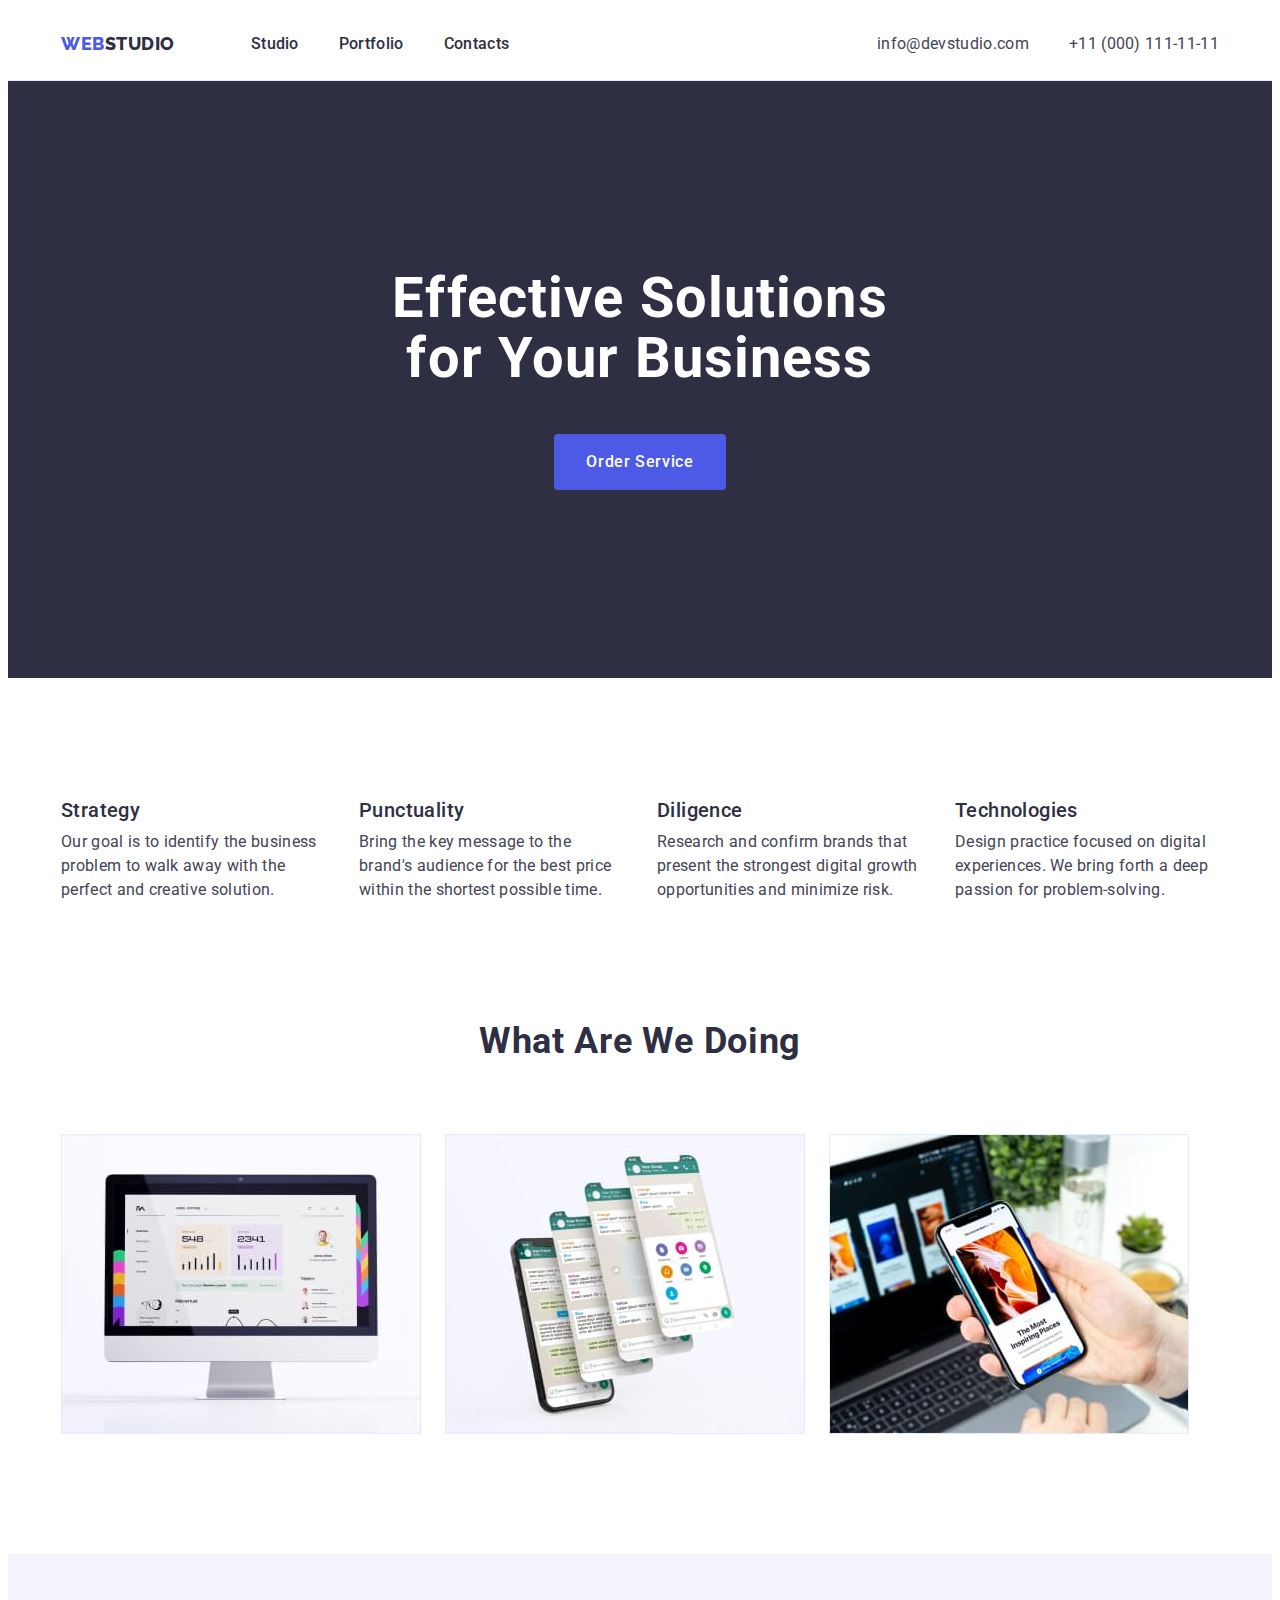
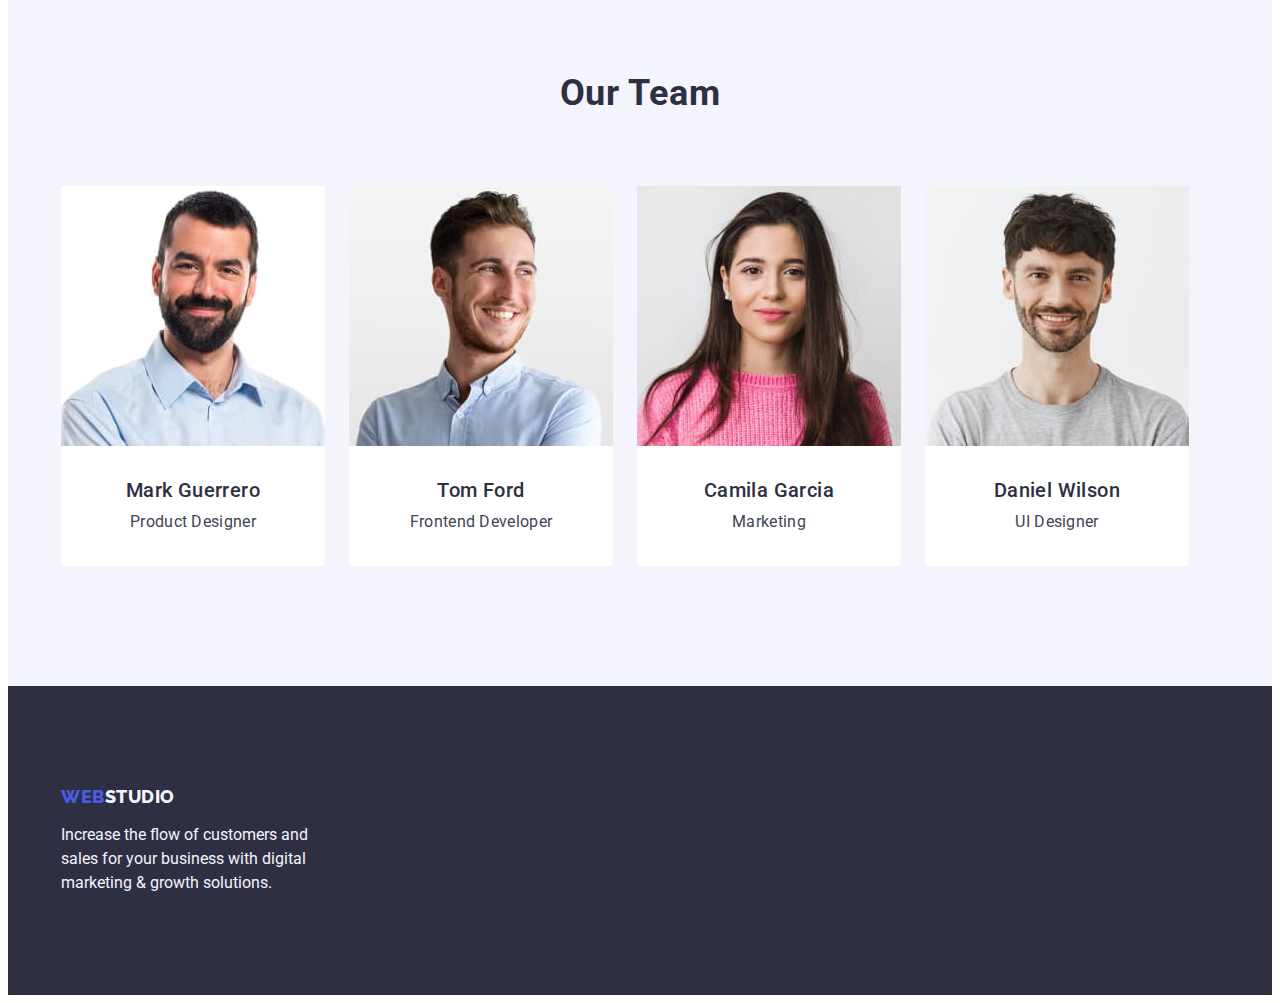
<file: index.html>
<!DOCTYPE html>
<html lang="en">

<head>
    <meta charset="UTF-8">
    <meta http-equiv="X-UA-Compatible" content="IE=edge">
    <meta name="viewport" content="width=device-width, initial-scale=1.0">
    <title>WebStudio</title>
    <link rel="preconnect" href="https://fonts.googleapis.com">
    <link rel="preconnect" href="https://fonts.gstatic.com" crossorigin>
    <link
        href="https://fonts.googleapis.com/css2?family=Raleway:wght@800&family=Roboto:wght@400;500;700;900&display=swap"
        rel="stylesheet">
    <link rel="stylesheet" href="https://cdnjs.cloudflare.com/ajax/libs/modern-normalize/1.1.0/modern-normalize.min.css"
        integrity="sha512-wpPYUAdjBVSE4KJnH1VR1HeZfpl1ub8YT/NKx4PuQ5NmX2tKuGu6U/JRp5y+Y8XG2tV+wKQpNHVUX03MfMFn9Q=="
        crossorigin="anonymous" referrerpolicy="no-referrer" />
    <link rel="stylesheet" href="./css/style.css">
</head>

<body>
    <header class="header">
        <div class="container main-nav">
            <nav class="nav">
                <a class="link link-logo" href="./index.html">Web<span class="link-span">Studio</span></a>
                <ul class="list list-nav">
                    <li class="nav-list-item"><a class="link link-nav" href="./index.html">Studio</a></li>
                    <li class="nav-list-item"><a class="link link-nav" href="./portfolio.html">Portfolio</a></li>
                    <li class="nav-list-item"><a class="link link-nav" href="">Contacts</a></li>
                </ul>
            </nav>
            <address class="contacts">
                <ul class="list contacts-list">
                    <li class="contacts-list-item"><a class="link contacts-link"
                            href="mailto:info@devstudio.com">info@devstudio.com</a></li>
                    <li class="contacts-list-item"><a class="link contacts-link" href="tel:+110001111111">+11 (000)
                            111-11-11</a></li>
                </ul>
            </address>
        </div>
    </header>
    <main>
        <!-- first section -->
        <section class="hero">
            <div class="container">
                <h1 class="hero-title">Effective Solutions for Your Business</h1>
                <button class="hero-btn" type="button">
                    Order Service
                </button>
            </div>
        </section>

        <!-- second section -->
        <section class="features">
            <div class="container">
                <h2 class="visually-hidden">Our features</h2>
                <ul class="list features-list">
                    <li class="features-list-item">
                        <h3 class="features-list-title"> Strategy</h3>
                        <p class="features-list-desc">Our goal is to identify the business
                            problem to walk away with the perfect and creative solution.</p>
                    </li>
                    <li class="features-list-item">
                        <h3 class="features-list-title">Punctuality</h3>
                        <p class="features-list-desc">Bring the key message to the brand's audience for the best price
                            within the shortest possible
                            time.</p>
                    </li>
                    <li class="features-list-item">
                        <h3 class="features-list-title">Diligence</h3>
                        <p class="features-list-desc">Research and confirm brands that present the strongest digital
                            growth
                            opportunities and minimize
                            risk.</p>
                    </li>
                    <li class="features-list-item">
                        <h3 class="features-list-title">Technologies</h3>
                        <p class="features-list-desc">Design practice focused on digital experiences. We bring forth a
                            deep
                            passion for
                            problem-solving.</p>
                    </li>
                </ul>
            </div>
        </section>

        <!-- 3-th section -->
        <section class="doing">
            <div class="container">
                <h2 class="doing-title">What are we doing</h2>
                <ul class="list doing-list">
                    <li class="doing-list-item">
                        <img class="img doing-img" src="./images/doing/desktop.jpg" alt="Desktop version" width="360">
                    </li>
                    <li class="doing-list-item">
                        <img class="img doing-img" src="./images/doing/mobile.jpg" alt="Mobile version" width="360">
                    </li>
                    <li class="doing-list-item">
                        <img class="img doing-img" src="./images/doing/img.jpg" alt="Using method" width="360">
                    </li>
                </ul>
            </div>
        </section>

        <!-- 4-th section -->
        <section class="team">
            <div class="container">
                <h2 class="team-title">Our Team</h2>
                <ul class="list team-list">
                    <li class="team-list-item">
                        <img class="img team-img" src="./images/team/mark.jpg" width="264" alt="Mark Guerrero">
                        <div class="team-card-text">
                            <h3 class="team-subtitle">Mark Guerrero</h3>
                            <p class="team-desc">Product Designer</p>
                        </div>
                    </li>
                    <li class="team-list-item">
                        <img class="img team-img" src="./images/team/tom.jpg" width="264" alt="Tom Ford">
                        <div class="team-card-text">
                            <h3 class="team-subtitle">Tom Ford</h3>
                            <p class="team-desc">Frontend Developer</p>
                        </div>
                    </li>
                    <li class="team-list-item">
                        <img class="img team-img" src="./images/team/camila.jpg" width="264" alt="Camila Garcia">
                        <div class="team-card-text">
                            <h3 class="team-subtitle">Camila Garcia</h3>
                            <p class="team-desc">Marketing</p>
                        </div>
                    </li>
                    <li class="team-list-item">
                        <img class="img team-img" src="./images/team/danile.jpg" width="264" alt="Daniel Wilson">
                        <div class="team-card-text">
                            <h3 class="team-subtitle">Daniel Wilson</h3>
                            <p class="team-desc">UI Designer</p>
                        </div>
                    </li>
                </ul>
            </div>
        </section>

    </main>
    <footer class="footer">
        <div class="container">
            <a class="link footer-link" href="./index.html">Web<span class="footer-link-text">Studio</span></a>
            <p class="footer-desc">Increase the flow of customers and sales for your business with digital marketing &
                growth solutions.</p>
        </div>
    </footer>
</body>

</html>
</file>
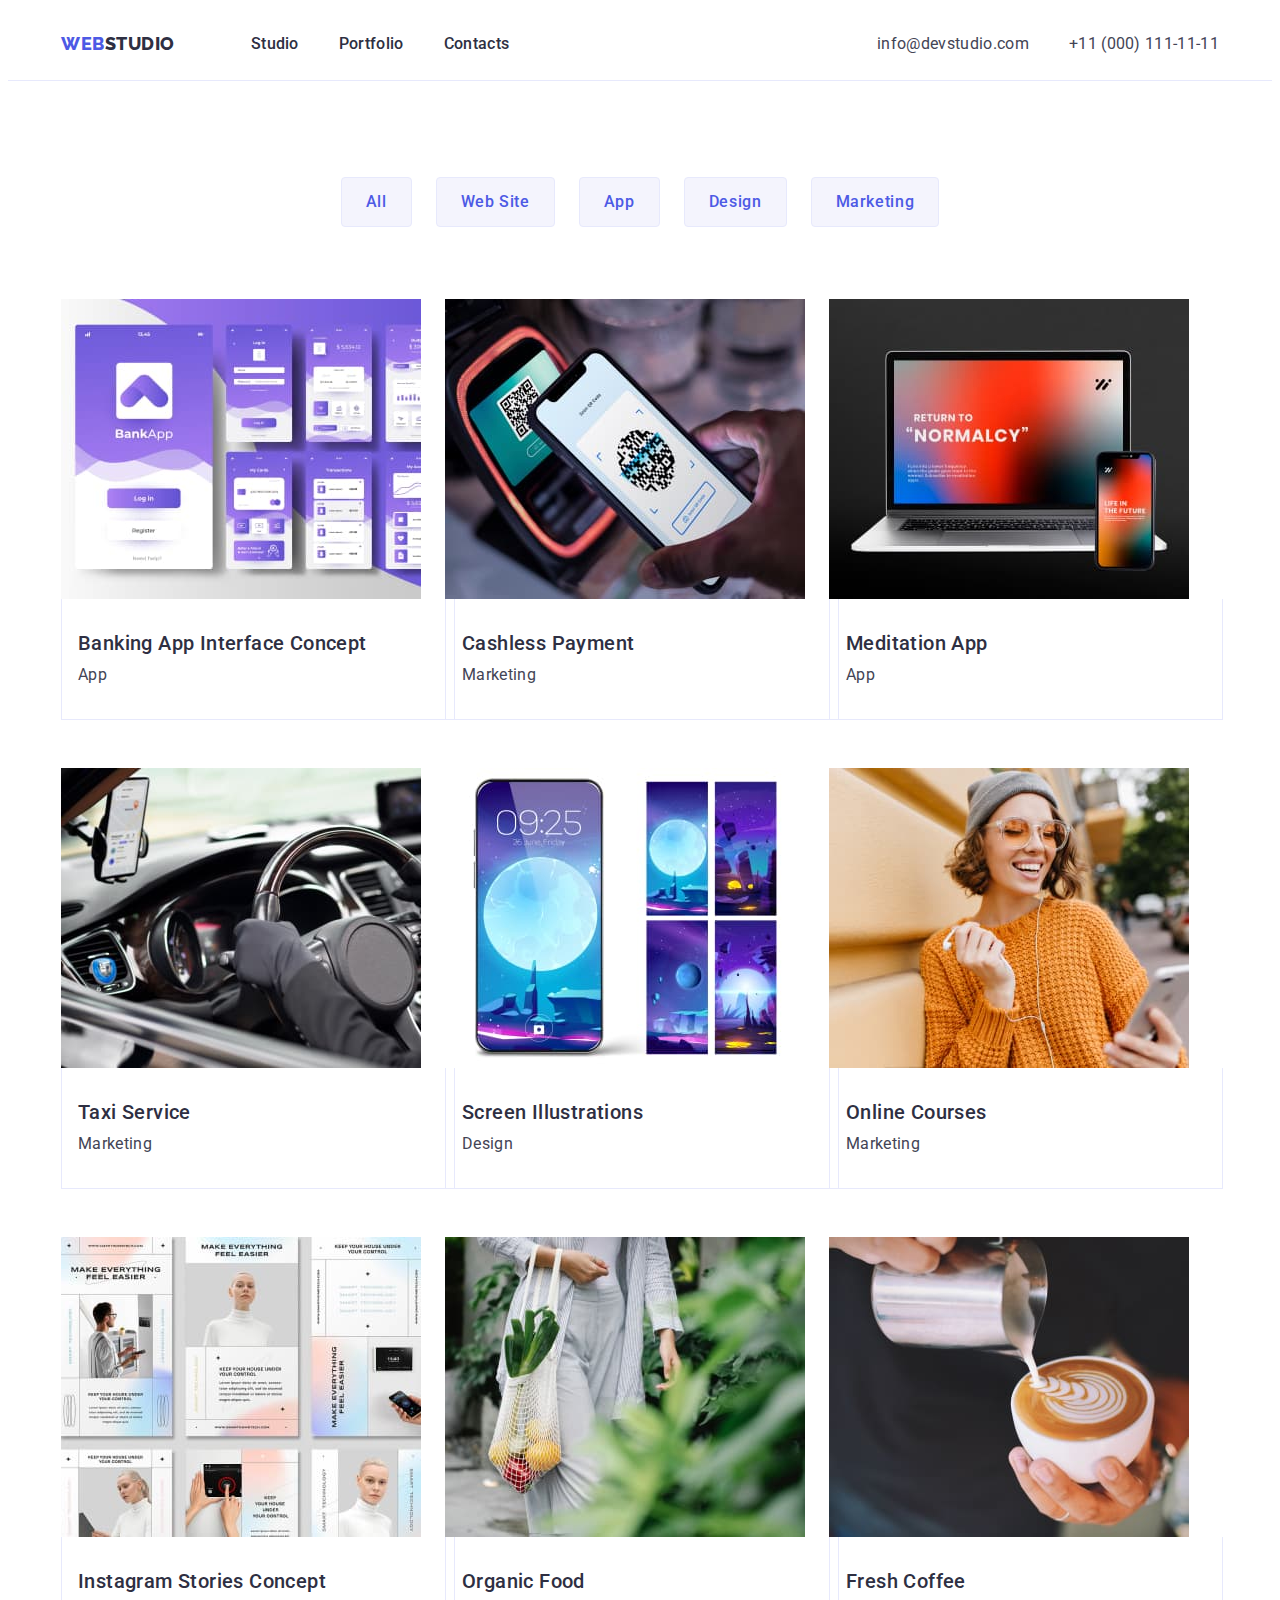
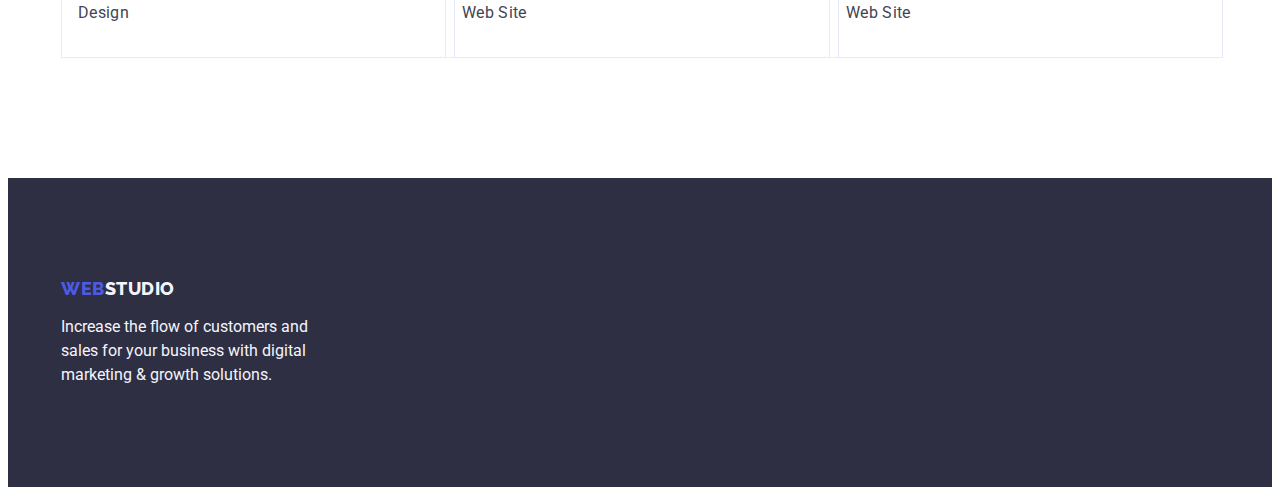
<file: portfolio.html>
<!DOCTYPE html>
<html lang="en">

<head>
    <meta charset="UTF-8">
    <meta http-equiv="X-UA-Compatible" content="IE=edge">
    <meta name="viewport" content="width=device-width, initial-scale=1.0">
    <link rel="preconnect" href="https://fonts.googleapis.com">
    <link rel="preconnect" href="https://fonts.gstatic.com" crossorigin>
    <link
        href="https://fonts.googleapis.com/css2?family=Raleway:wght@800&family=Roboto:wght@400;500;700;900&display=swap"
        rel="stylesheet">
    <link rel="stylesheet" href="https://cdnjs.cloudflare.com/ajax/libs/modern-normalize/1.1.0/modern-normalize.min.css"
        integrity="sha512-wpPYUAdjBVSE4KJnH1VR1HeZfpl1ub8YT/NKx4PuQ5NmX2tKuGu6U/JRp5y+Y8XG2tV+wKQpNHVUX03MfMFn9Q=="
        crossorigin="anonymous" referrerpolicy="no-referrer" />
    <link rel="stylesheet" href="./css/style.css">
    <title>Portfolio</title>
</head>

<body>
    <header class="header">
        <div class="container main-nav">
            <nav class="nav">
                <a class="link link-logo" href="./index.html">Web<span class="link-span">Studio</span></a>
                <ul class="list list-nav">
                    <li class="nav-list-item"><a class="link link-nav" href="./index.html">Studio</a></li>
                    <li class="nav-list-item"><a class="link link-nav" href="./portfolio.html">Portfolio</a></li>
                    <li class="nav-list-item"><a class="link link-nav" href="">Contacts</a></li>
                </ul>
            </nav>
            <address class="contacts">
                <ul class="list contacts-list">
                    <li class="contacts-list-item"><a class="link contacts-link"
                            href="mailto:info@devstudio.com">info@devstudio.com</a></li>
                    <li class="contacts-list-item"><a class="link contacts-link" href="tel:+110001111111">+11 (000)
                            111-11-11</a></li>
                </ul>
            </address>
        </div>
    </header>
    <main>
        <section class="portofolio">
            <div class="container">
                <h1 class="visually-hidden">Portfolio</h1>
                <ul class="list list-filter">
                    <li class="list-filter-item"> <button class="filter-btn" type="button">All</button></li>
                    <li class="list-filter-item"> <button class="filter-btn" type="button">Web Site</button></li>
                    <li class="list-filter-item"> <button class="filter-btn" type="button">App</button></li>
                    <li class="list-filter-item"> <button class="filter-btn" type="button">Design</button></li>
                    <li class="list-filter-item"> <button class="filter-btn" type="button">Marketing</button></li>
                </ul>

                <ul class="list cards">
                    <li class="card">
                        <a href="" class="link">
                            <img class="img card-img" src="./images/possibility/bankapp.jpg"
                                alt="Banking App Interface Concept" width="360">
                            <div class="card-text">
                                <h2 class="card-title">Banking App Interface Concept</h2>
                                <p class="card-desc">App</p>
                            </div>
                        </a>
                    </li>
                    <li class="card">
                        <a href="" class="link">
                            <img class="img card-img" src="./images/possibility/cashlesspay.jpg" alt="Cashless Payment"
                                width="360">
                            <div class="card-text">
                                <h2 class="card-title">Cashless Payment</h2>
                                <p class="card-desc">Marketing</p>
                            </div>
                        </a>
                    </li>
                    <li class="card">
                        <a href="" class="link">
                            <img class="img card-img" src="./images/possibility/meditationapp.jpg" alt="Meditation App"
                                width="360">
                            <div class="card-text">
                                <h2 class="card-title">Meditation App</h2>
                                <p class="card-desc">App</p>
                            </div>
                        </a>
                    </li>
                    <li class="card">
                        <a href="" class="link">
                            <img class="img card-img" src="./images/possibility/taxiservice.jpg" alt="Taxi Service"
                                width="360">
                            <div class="card-text">
                                <h2 class="card-title">Taxi Service</h2>
                                <p class="card-desc">Marketing</p>
                            </div>
                        </a>
                    </li>
                    <li class="card">
                        <a href="" class="link">
                            <img class="img card-img" src="./images/possibility/screenill.jpg"
                                alt="Screen Illustrations" width="360">
                            <div class="card-text">
                                <h2 class="card-title">Screen Illustrations</h2>
                                <p class="card-desc">Design</p>
                            </div>
                        </a>
                    </li>
                    <li class="card">
                        <a href="" class="link">
                            <img class="img card-img" src="./images/possibility/onlinecourses.jpg" alt="Online Courses"
                                width="360">
                            <div class="card-text">
                                <h2 class="card-title">Online Courses</h2>
                                <p class="card-desc">Marketing</p>
                            </div>
                        </a>
                    </li>
                    <li class="card">
                        <a href="" class="link">
                            <img class="img card-img" src="./images/possibility/instastories.jpg"
                                alt="Instagram Stories Concept" width="360">
                            <div class="card-text">
                                <h2 class="card-title">Instagram Stories Concept</h2>
                                <p class="card-desc">Design</p>
                            </div>
                        </a>
                    </li>
                    <li class="card">
                        <a href="" class="link">
                            <img class="img card-img" src="./images/possibility/organicfood.jpg" alt="Organic Food"
                                width="360">
                            <div class="card-text">
                                <h2 class="card-title">Organic Food</h2>
                                <p class="card-desc">Web Site</p>
                            </div>
                        </a>
                    </li>
                    <li class="card">
                        <a href="" class="link">
                            <img class="img card-img" src="./images/possibility/freshcoffee.jpg" alt="Fresh Coffee"
                                width="360">
                            <div class="card-text">
                                <h2 class="card-title">Fresh Coffee</h2>
                                <p class="card-desc">Web Site</p>
                            </div>
                        </a>
                    </li>
                </ul>
            </div>

        </section>
    </main>
    <footer class="footer">
        <div class="container">
            <a class="link footer-link" href="./index.html">Web<span class="footer-link-text">Studio</span></a>
            <p class="footer-desc">Increase the flow of customers and sales for your business with digital marketing &
                growth solutions.</p>
        </div>
    </footer>
</body>

</html>
</file>
<file: css/style.css>
body {
  font-family: "Roboto", sans-serif;
  font-style: normal;
  color: var(--primary-text-color);
  background-color: var(--primary-bg-color);
}

:root {
  --primary-text-color: #434455;
  --primary-bg-color: #ffffff;
  --secondary-text-color: #434455;
  --secondary-bg-color: #2e2f42;
  --title-text-color: #ffffff;
  --subtitle-text-color: #2e2f42;
  --section-bg-color: #f4f4fd;
  --footer-text-color: #f4f4fd;
  --link-text-color: #4d5ae5;
  --btn-bg-color: #4d5ae5;
  --btn-text-color: #ffffff;
  --link-span-color: #2e2f42;
  --active-hover-color: #404bbf;
  --header-bottom-border-color: #E7E9FC;
  --btn-filter-color: #E7E9FC;
  --card-border-color: #E7E9FC
}

.link {
  text-decoration: none;
}

.list {
  list-style: none;
  padding-left: 0;
  margin-top: 0;
  margin-bottom: 0;
}

.container {
  width: 1158px;
  margin: 0 auto;
  padding-right: 15px;
  padding-left: 15px;
}

.img {
  display: block;
  width: 100%;
  height: auto;
}

/* header style start */

.header {
  border-bottom: 1px solid var(--header-bottom-border-color);
}

.link-logo {
  font-family: "Raleway", sans-serif;
  color: var(--link-text-color);
  font-size: 18px;
  font-weight: 800;
  line-height: 1.17;
  letter-spacing: 0.03em;
  text-transform: uppercase;
}

.link-span {
  font-family: "Raleway", sans-serif;
  color: var(--link-span-color);
  letter-spacing: 0.03em;
  text-transform: uppercase;
}

.main-nav {
  display: flex;
  align-items: center;
  justify-content: space-between;

}

.nav {
  display: flex;
  align-items: center;
}

.link-logo {
  display: block;
  padding-top: 24px;
  padding-bottom: 24px;
  margin-right: 76px;
}

.link-nav {
  display: block;
  padding-top: 24px;
  padding-bottom: 24px;

  color: var(--subtitle-text-color);
  font-size: 16px;
  font-weight: 500;
  line-height: 1.5;
  letter-spacing: 0.02em;

}

.nav-list-item:last-child {
  margin-right: 0;
}

.nav-list-item {
  margin-right: 40px;
}

.list-nav {
  display: flex;
  /* margin-left: 76px; */
}

.link-nav:hover,
.link-nav:focus {
  color: var(--active-hover-color);
}

.contacts-list {
  display: flex;

}

.contacts {
  font-style: normal;
  /* margin-left: auto; */
}

.contacts-list-item {
  margin-right: 40px;
}

.contacts-list-item:last-child {
  margin-right: 0;
}

.contacts-link {
  display: block;
  padding-top: 24px;
  padding-bottom: 24px;

  color: var(--secondary-text-color);
  font-size: 16px;
  letter-spacing: 0.02em;
  font-weight: 400;
  line-height: 1.5;
}

.contacts-link:hover,
.contacts-link:focus {
  color: var(--active-hover-color);
}

/* header style end  */


/* hero style start */

.hero {
  padding-top: 188px;
  padding-bottom: 188px;
  text-align: center;
  background-color: var(--secondary-bg-color);
}



.hero-title {
  color: var(--title-text-color);
  font-weight: 700;
  font-size: 56px;
  line-height: 1.07;
  letter-spacing: 0.02em;
  margin-top: 0;
  margin-bottom: 45px;
  margin-right: auto;
  margin-left: auto;
  max-width: 496px;
}

.hero-btn {
  display: block;
  margin: 0 auto;
  min-width: 169px;
  height: 56px;
  padding: 16px 32px;
  color: var(--btn-text-color);
  background-color: var(--btn-bg-color);
  cursor: pointer;
  font-family: "Roboto", sans-serif;
  font-size: 16px;
  font-weight: 500;
  line-height: 1.5;
  letter-spacing: 0.04em;
  border: none;
  border-radius: 4px;

}

.hero-btn:hover,
.hero-btn:focus {
  background-color: var(--active-hover-color);
}

/* hero style end */


/* feauter style start */

.visually-hidden {
  position: absolute;
  width: 1px;
  height: 1px;
  margin: -1px;
  border: 0;
  padding: 0;
  white-space: nowrap;
  clip-path: inset(100%);
  clip: rect(0 0 0 0);
  overflow: hidden;
}

.features {
  padding-top: 120px;
  padding-bottom: 120px;
}

.features-list {
  display: flex;
  align-items: center;
  justify-content: space-between;
}

.features-list-item:last-child {
  margin-right: 0;
}

.features-list-item {
  margin-right: 24px;
}

.features-list-title {
  color: var(--subtitle-text-color);
  font-weight: 500;
  font-size: 20px;
  line-height: 1.2;
  letter-spacing: 0.02em;

  margin-top: 0;
  margin-bottom: 8px;
}

.features-list-desc {
  color: var(--secondary-text-color);
  line-height: 1.5;
  font-size: 16px;
  font-weight: 400;
  letter-spacing: 0.02em;
  max-width: 264px;
  margin-top: 0;
  margin-bottom: 0;
}

/* features style end */

/* doing style start */

.doing {
  padding-bottom: 120px;

}

.doing-list {
  display: flex;

}

.doing-list-item {
  margin-right: 24px;
}

.doing-list-item:last-child {
  margin-right: 0;
}

.doing-title {
  color: var(--subtitle-text-color);
  font-weight: 700;
  font-size: 36px;
  line-height: 1.11;
  text-align: center;
  letter-spacing: 0.02em;
  text-transform: capitalize;
  margin-top: 0;
  margin-bottom: 72px;
}

/* doing style end */


/* team style start */

.team {
  background-color: var(--section-bg-color);
  padding-top: 120px;
  padding-bottom: 120px;
}

.team-list {
  display: flex;
}

.team-list-item {
  margin-right: 24px;
  background-color: var(--primary-bg-color);
  border-radius: 0px 0px 4px 4px;
}

.team-list-item:last-child {
  margin-right: 0;
}

.team-card-text {
  padding-top: 32px;
  padding-bottom: 32px;
  padding-right: 16px;
  padding-left: 16px;
  border-radius: 0px 0px 4px 4px;
}

/*.team-img {
  margin-bottom: 32px;
}*/
.team-title {
  color: var(--subtitle-text-color);
  font-weight: 700;
  font-size: 36px;
  line-height: 1.11;
  letter-spacing: 0.02em;
  text-align: center;
  text-transform: capitalize;
  margin-top: 0;
  margin-bottom: 72px;
}

.team-subtitle {
  color: var(--subtitle-text-color);
  font-weight: 500;
  font-size: 20px;
  line-height: 1.2;
  letter-spacing: 0.02em;
  text-align: center;
  margin-top: 0;
  margin-bottom: 8px;
}

.team-desc {
  color: var(--secondary-text-color);
  line-height: 1.5;
  font-size: 16px;
  font-weight: 400;
  letter-spacing: 0.02em;
  text-align: center;
  margin-top: 0;
  margin-bottom: 0;
}

/* team style end */



/* portfolio page style start */

/* filter style start */
.portofolio {
  padding-top: 96px;
  padding-bottom: 120px;
}

.list-filter {
  display: flex;
  justify-content: center;
  margin-bottom: 72px;
}

.list-filter-item:not(:last-child) {
  margin-right: 24px;
}

.filter-btn {
  display: inline-block;
  padding: 12px 24px;
  border: 1px solid var(--btn-filter-color);
  border-radius: 4px;

  font-family: "Roboto", sans-serif;
  color: var(--link-text-color);
  background-color: var(--section-bg-color);
  font-size: 16px;
  font-weight: 500;
  line-height: 1.5;
  letter-spacing: 0.04em;
  cursor: pointer;
}

.filter-btn:hover,
.filter-btn:focus {
  color: var(--title-text-color);
  background-color: var(--active-hover-color);
  border: 1px solid transparent;
}

/* filter style end */

/* possibility style start */

.cards {
  display: flex;
  flex-wrap: wrap;
  /* align-content: space-between; */
}

.card {
  width: 360px;
  /* width: calc((100%-48px)/3); */
  margin-right: 24px;
  margin-bottom: 48px;

}

.card:nth-child(3n) {
  margin-right: 0;
}

.card:nth-last-child(-n+3) {
  margin-bottom: 0;
}

.card-text {
  padding-top: 32px;
  padding-bottom: 32px;
  padding-left: 16px;
  padding-right: 16px;
  min-width: 360px;
  border: 1px solid var(--card-border-color);
  border-top: none;
}

.card-title {
  margin-top: 0;
  margin-bottom: 8px;
  color: var(--subtitle-text-color);
  font-weight: 500;
  font-size: 20px;
  line-height: 1.2;
  letter-spacing: 0.02em;
}

.card-desc {
  margin-top: 0;
  margin-bottom: 0;
  color: var(--secondary-text-color);
  line-height: 1.5;
  font-size: 16px;
  font-weight: 400;
  letter-spacing: 0.02em;
}

/* possibility style end */


/* footer style start */

.footer {
  background-color: var(--secondary-bg-color);
  padding-top: 100px;
  padding-bottom: 100px;
}

.footer-link {
  display: inline-block;
  margin-bottom: 16px;
  font-family: "Raleway", sans-serif;
  color: var(--link-text-color);
  font-size: 18px;
  font-weight: 800;
  line-height: 1.17;
  text-transform: uppercase;
  letter-spacing: 0.03em;
}

.footer-link-text {
  font-family: "Raleway", sans-serif;
  color: var(--footer-text-color);
}

.footer-desc {
  color: var(--footer-text-color);
  line-height: 1.5;
  margin-top: 0;
  margin-bottom: 0;
  max-width: 264px;
}

/* footer style end */
</file>
